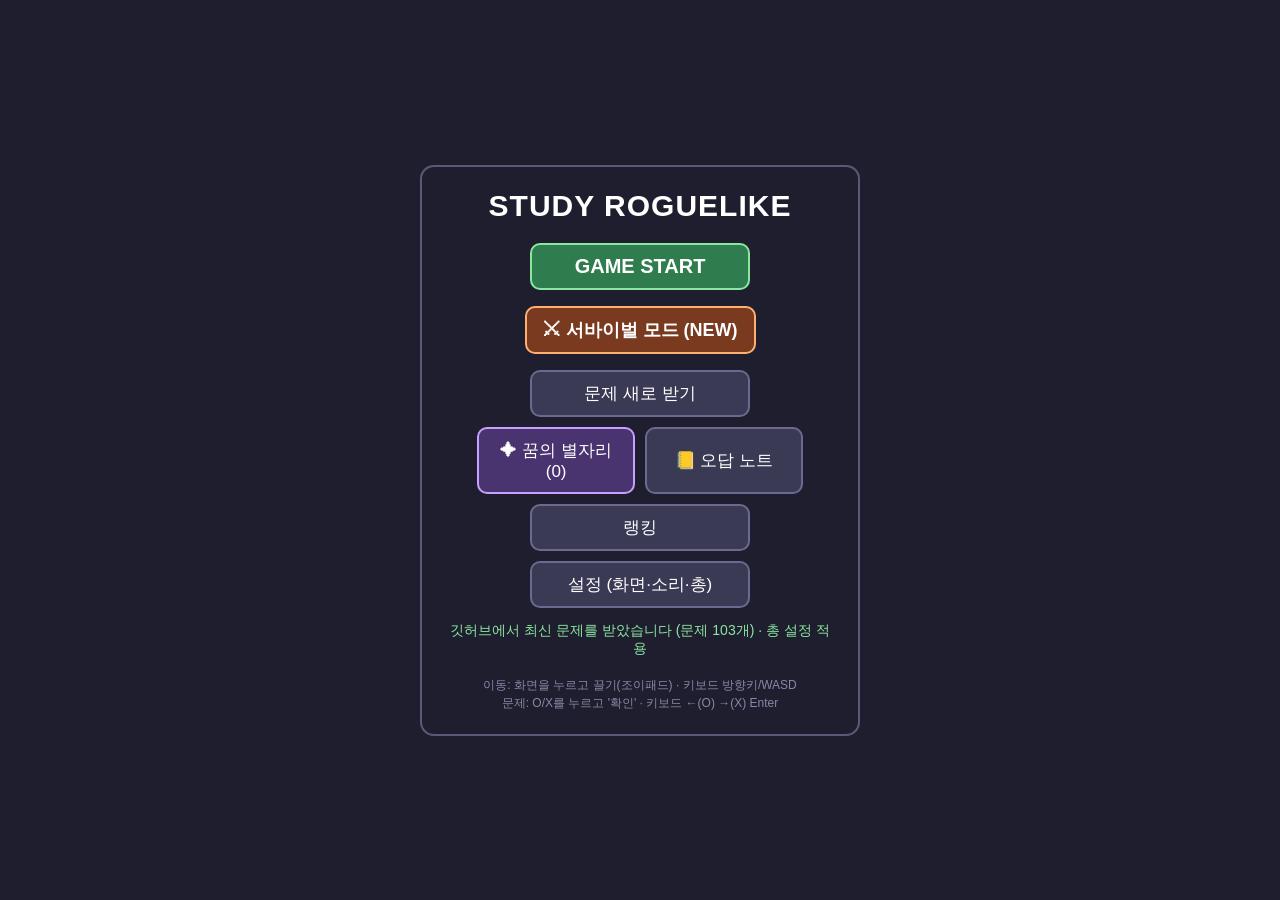
<file: index.html>
<!DOCTYPE html>
<html lang="ko">
<head>
<meta charset="utf-8">
<!-- 파일을 고칠 때마다 아래 ?v= 숫자를 바꾸면, 브라우저가 예전 파일을 쓰지 않고 새로 받는다 -->
<meta name="viewport" content="width=device-width, initial-scale=1, maximum-scale=1, user-scalable=no">
<meta name="theme-color" content="#1e1e2e">
<meta name="mobile-web-app-capable" content="yes">
<meta name="apple-mobile-web-app-capable" content="yes">
<meta name="apple-mobile-web-app-status-bar-style" content="black-translucent">
<meta name="apple-mobile-web-app-title" content="공부 로그라이크">
<link rel="manifest" href="manifest.json">
<link rel="icon" href="icon.png">
<link rel="apple-touch-icon" href="icon.png">
<link rel="stylesheet" href="style.css?v=20261028c">
<title>STUDY ROGUELIKE</title>
</head>
<body>
<script>
// 파일이 빠졌거나 예전 파일이 섞여서 게임이 멈추면, 검은 화면 대신 원인을 화면에 보여준다
(function () {
  var shown = {};
  function report(text) {
    if (shown[text]) return; shown[text] = 1;
    var box = document.getElementById("loadError");
    if (!box) {
      box = document.createElement("div"); box.id = "loadError";
      box.style.cssText = "position:fixed;left:8px;right:8px;top:8px;z-index:99;background:#5a1e28;color:#fff;" +
        "border:2px solid #ff8080;border-radius:10px;padding:10px 14px;font:14px/1.5 sans-serif;white-space:pre-wrap";
      box.textContent = "게임 파일에 문제가 있습니다. js 폴더 안에 파일이 모두 올라갔는지, 예전 파일이 섞이지 않았는지 확인하세요.\n";
      document.body.appendChild(box);
    }
    box.textContent += "\n• " + text;
  }
  window.addEventListener("error", function (e) {
    var t = e.target;
    if (t && t !== window && (t.tagName === "SCRIPT" || t.tagName === "LINK")) report("파일을 찾을 수 없음: " + (t.src || t.href));
    else if (e.message) report(e.message + (e.filename ? "  (" + e.filename.split("/").slice(-2).join("/") + ")" : ""));
  }, true);
})();
</script>
<canvas id="game"></canvas>

<!-- 게임 중 일시정지 버튼 -->
<button id="pauseBtn" class="hidden" aria-label="일시정지">II</button>

<!-- 메인 메뉴 -->
<div id="menu" class="overlay">
  <div class="panel">
    <h1>STUDY ROGUELIKE</h1>
    <button id="btnContinue" class="big cont hidden">▶ 이어하기</button>
    <button id="btnStart" class="big">GAME START</button>
    <p id="startWarn" class="status warn hidden">이어할 판이 있어요. 새로 시작하면 저장된 판은 지워집니다 (한 번 더 누르면 시작)</p>
    <a class="btnlink sv" href="survival.html">⚔ 서바이벌 모드 (NEW)</a>
    <button id="btnSync">문제 새로 받기</button>
    <div class="row menu2">
      <button id="btnStars" class="stars">✦ 꿈의 별자리</button>
      <button id="btnNotes">📒 오답 노트</button>
    </div>
    <button id="btnRanking">랭킹</button>
    <button id="btnSettings">설정 (화면·소리·총)</button>
    <p id="syncStatus" class="status">문제를 불러오는 중...</p>
    <p class="hint">이동: 화면을 누르고 끌기(조이패드) · 키보드 방향키/WASD<br>문제: O/X를 누르고 '확인' · 키보드 ←(O) →(X) Enter</p>
  </div>
</div>

<!-- 랭킹 -->
<div id="ranking" class="overlay hidden">
  <div class="panel wide">
    <h2>🏆 랭킹 (최고 점수)</h2>
    <div class="scroll"><table id="rankTable"></table></div>
    <button class="back">돌아가기</button>
  </div>
</div>

<!-- 총 설정 -->
<div id="settings" class="overlay hidden">
  <div class="panel wide">
    <h2>화면 · 소리 (이 기기만)</h2>
    <div class="row opts">
      <button class="opt" data-opt="quality"></button>
      <button class="opt" data-opt="sfx"></button>
      <button class="opt" data-opt="music"></button>
      <button class="opt" data-opt="shake"></button>
    </div>
    <p class="hint">효과 낮음: 조명·빛 번짐·바닥 자국을 끄고 파티클을 줄여서 휴대폰이 덜 뜨거워집니다.</p>
    <h2>총 성능 (모든 기기 공통)</h2>
    <p id="settingsMsg" class="status"></p>
    <div class="scroll"><table id="gunTable" class="settings"></table></div>
    <p class="hint">값은 PC의 문제 편집기에서 '총 설정'을 바꾸고 '깃허브에 올리기'를 누르면 바뀝니다.<br>
      그다음 메뉴의 '문제 새로 받기'를 누르면 이 기기에도 바로 적용됩니다. (숫자는 모두 %)</p>
    <div class="row"><button class="back">닫기</button></div>
  </div>
</div>

<!-- 판 결과 (게임 오버 / 엔딩) + 랭킹 이름 -->
<div id="nameEntry" class="overlay hidden">
  <div class="panel wide">
    <h2 id="resTitle">게임 오버</h2>
    <p id="resEnding" class="ending hidden"></p>
    <div id="finalScore" class="resstats"></div>
    <div id="resWrongWrap">
      <h3 id="resWrongTitle">이번 판에 틀린 문제</h3>
      <div id="resWrong" class="notes small"></div>
    </div>
    <p>랭킹에 남길 이름을 입력하세요</p>
    <input id="nameInput" maxlength="12" placeholder="Player" autocomplete="off" enterkeyhint="done">
    <div class="row">
      <button id="btnNameSave">저장</button>
      <button id="btnNameSkip">건너뛰기</button>
    </div>
  </div>
</div>

<!-- 꿈의 심연 고르기 -->
<div id="depthSelect" class="overlay hidden">
  <div class="panel">
    <h2>🌙 어디서 시작할까요?</h2>
    <p class="hint">꿈의 심연은 엔딩을 볼 때마다 한 단계씩 열려요. 깊을수록 몬스터가 강하고 꿈가루를 더 많이 줘요.</p>
    <div id="depthList" class="depths"></div>
    <button class="back">돌아가기</button>
  </div>
</div>

<!-- 꿈의 별자리 (별 지도) -->
<div id="stars" class="overlay hidden">
  <div class="panel wide xwide starpanel">
    <div class="starhead"><h2>✦ 꿈의 별자리</h2><span class="status"><b id="dustNow">0</b> 꿈가루</span></div>
    <div id="consTabs" class="constabs"></div>
    <div class="starbody">
      <svg id="starMap" viewBox="0 0 100 100" preserveAspectRatio="xMidYMid meet"></svg>
      <div id="starInfo" class="starinfo"></div>
    </div>
    <p id="starsNote" class="hint"></p>
    <div class="row">
      <button id="btnStarsReset">초기화</button>
      <button class="back">닫기</button>
    </div>
  </div>
</div>

<!-- 수호석 고르기 -->
<div id="stoneSelect" class="overlay hidden">
  <div class="panel wide">
    <h2>🗿 수호석을 고르세요</h2>
    <p class="hint">이번 판에만 적용돼요. 별자리 끝별과 엔딩으로 새 수호석이 열려요.</p>
    <div id="stoneList" class="stones"></div>
    <button class="back">돌아가기</button>
  </div>
</div>

<!-- 오답 노트 -->
<div id="notes" class="overlay hidden">
  <div class="panel wide">
    <h2>📒 오답 노트</h2>
    <p id="notesInfo" class="status"></p>
    <div id="notesList" class="notes scroll"></div>
    <div class="row"><button class="back">닫기</button></div>
  </div>
</div>

<!-- 일시정지 -->
<div id="pause" class="overlay hidden">
  <div class="panel">
    <h2>일시정지</h2>
    <button id="btnResume" class="big">계속하기</button>
    <div class="row opts">
      <button class="opt" data-opt="sfx"></button>
      <button class="opt" data-opt="music"></button>
      <button class="opt" data-opt="quality"></button>
    </div>
    <button id="btnQuit">메인 메뉴로 (마지막으로 깬 방까지 저장됨)</button>
  </div>
</div>

<!-- 이미지 크게 보기 -->
<div id="zoomView" class="hidden">
  <div id="zoomStage"><img id="zoomImg" alt="확대 이미지" draggable="false"></div>
  <button id="zoomClose" aria-label="닫기">✕</button>
  <p id="zoomHint">두 손가락으로 벌려 더 확대 · 두 번 톡 = 확대/원래대로 · ✕ 또는 Esc로 닫기</p>
</div>

<!-- 세로 화면 안내 -->
<div id="rotateHint" class="hidden">휴대폰을 <b>가로</b>로 돌리면 더 크게 보여요</div>

<script src="js/config.js?v=20261028c"></script>
<script src="js/data.js?v=20261028c"></script>
<script src="js/meta.js?v=20261028c"></script>
<script src="js/assets_meta.js?v=20261028c"></script>
<script src="js/world.js?v=20261028c"></script>
<script src="js/combat.js?v=20261028c"></script>
<script src="js/bosses.js?v=20261028c"></script>
<script src="js/skills.js?v=20261028c"></script>
<script src="js/dash.js?v=20261028c"></script>
<script src="js/cards.js?v=20261028c"></script>
<script src="js/rooms.js?v=20261028c"></script>
<script src="js/gfx.js?v=20261028c"></script>
<script src="js/audio.js?v=20261028c"></script>
<script src="js/render.js?v=20261028c"></script>
<script src="js/input.js?v=20261028c"></script>
<script src="js/zoom.js?v=20261028c"></script>
<script src="js/game.js?v=20261028c"></script>
<script src="js/main.js?v=20261028c"></script>
</body>
</html>
</file>
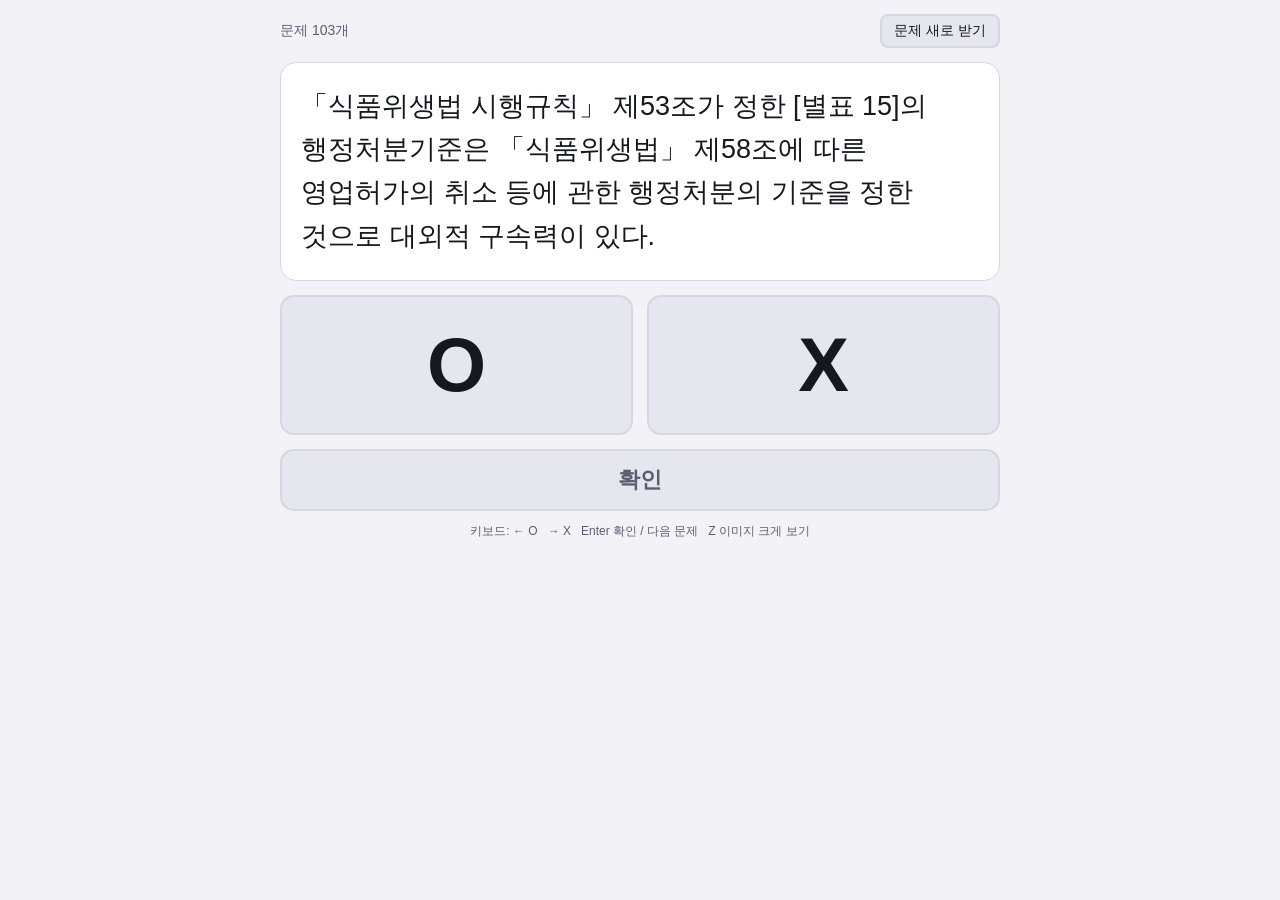
<file: quiz.html>
<!DOCTYPE html>
<html lang="ko">
<head>
<meta charset="utf-8">
<meta name="viewport" content="width=device-width, initial-scale=1, viewport-fit=cover">
<meta name="theme-color" content="#16161f">
<meta name="apple-mobile-web-app-capable" content="yes">
<meta name="mobile-web-app-capable" content="yes">
<meta name="apple-mobile-web-app-title" content="OX 풀기">
<link rel="icon" href="icon.png">
<link rel="apple-touch-icon" href="icon.png">
<title>OX 풀기</title>
<style>
  :root {
    --bg: #16161f; --card: #22222e; --line: #3a3a4c; --text: #f2f2f6; --sub: #a4a4b8;
    --o: #3d9a5c; --x: #c8504f; --pick: #ffd75a; --ok: #6fdc8c; --bad: #ff7b7b; --btn: #343447;
  }
  @media (prefers-color-scheme: light) {
    :root { --bg: #f3f3f7; --card: #ffffff; --line: #d6d6e0; --text: #17171f; --sub: #5d5d70;
            --btn: #e6e6ee; --ok: #1f8a43; --bad: #c62f2f; --pick: #f2b800; }
  }
  * { box-sizing: border-box; }
  html, body { margin: 0; height: 100%; background: var(--bg); color: var(--text);
    font-family: "Pretendard", "Apple SD Gothic Neo", "Malgun Gothic", "Noto Sans KR", sans-serif;
    -webkit-tap-highlight-color: transparent; -webkit-text-size-adjust: 100%; }
  body { display: flex; flex-direction: column; align-items: center;
    padding: max(14px, env(safe-area-inset-top)) 14px max(14px, env(safe-area-inset-bottom)); }
  main { width: 100%; max-width: 720px; display: flex; flex-direction: column; gap: 14px; flex: 1; }

  .top { display: flex; justify-content: space-between; align-items: center; color: var(--sub); font-size: 14px; }
  .top button { font-size: 14px; padding: 6px 12px; min-height: 0; border-radius: 8px; }

  .card { background: var(--card); border: 1px solid var(--line); border-radius: 16px; padding: 22px 20px; }
  #question { font-size: clamp(20px, 5.2vw, 27px); line-height: 1.6; word-break: keep-all; overflow-wrap: anywhere; white-space: pre-wrap; }
  /* 이미지 + 바로 옆 돋보기 버튼 */
  .imgwrap { display: flex; align-items: flex-start; justify-content: center; gap: 8px; margin: 12px 0 0; }
  .imgwrap img { display: block; min-width: 0; max-width: calc(100% - 54px); max-height: 45vh; object-fit: contain;
    border-radius: 8px; background: #fff; cursor: zoom-in; }
  .zoombtn { flex: none; width: 46px; height: 46px; padding: 0; font-size: 22px; border-radius: 12px;
    background: var(--btn); border: 2px solid var(--line); }
  #explain:not(:empty) { margin-top: 12px; }
  #eimgWrap + #explain { margin-top: 14px; }
  /* 이미지 크게 보기 */
  #zoomView { position: fixed; inset: 0; z-index: 20; background: rgba(5, 5, 9, 0.96); touch-action: none; }
  #zoomStage { position: absolute; inset: 0; overflow: hidden; touch-action: none; cursor: grab; }
  #zoomImg { position: absolute; left: 0; top: 0; max-width: none; transform-origin: 0 0; background: #fff;
    border-radius: 4px; user-select: none; -webkit-user-select: none; -webkit-user-drag: none; }
  #zoomClose { position: absolute; top: max(10px, env(safe-area-inset-top)); right: 10px; width: 52px; height: 52px;
    padding: 0; font-size: 24px; border-radius: 12px; background: rgba(40, 40, 60, 0.85); color: #fff; z-index: 2; }
  #zoomHint { position: absolute; left: 0; right: 0; bottom: max(6px, env(safe-area-inset-bottom)); margin: 0;
    text-align: center; color: #9a9ab8; font-size: 12px; pointer-events: none; }

  .choices { display: grid; grid-template-columns: 1fr 1fr; gap: 14px; }
  button { font: inherit; color: var(--text); background: var(--btn); border: 2px solid var(--line);
    border-radius: 14px; cursor: pointer; touch-action: manipulation; user-select: none; -webkit-user-select: none; }
  .choice { height: clamp(96px, 20vh, 140px); font-size: clamp(54px, 14vw, 76px); font-weight: 800; line-height: 1; }
  .choice.sel { border-color: var(--pick); box-shadow: 0 0 0 3px var(--pick) inset; }
  .choice.right { background: var(--o); border-color: var(--o); color: #fff; }
  .choice.wrong { background: var(--x); border-color: var(--x); color: #fff; }
  .choice:disabled { cursor: default; }
  .choice:not(:disabled):active, #action:not(:disabled):active { transform: translateY(2px); }

  #action { min-height: 62px; font-size: 22px; font-weight: 700; background: #2f7d4f; border-color: #2f7d4f; color: #fff; }
  #action:disabled { background: var(--btn); border-color: var(--line); color: var(--sub); }

  #result { font-size: 24px; font-weight: 800; text-align: center; margin: 0 0 10px; }
  #result.ok { color: var(--ok); } #result.bad { color: var(--bad); }
  #explain { font-size: clamp(17px, 4.4vw, 21px); line-height: 1.75; word-break: keep-all; overflow-wrap: anywhere; white-space: pre-wrap; }
  .hidden { display: none !important; }
  #status { text-align: center; color: var(--sub); font-size: 16px; padding: 40px 10px; line-height: 1.7; }
  .keys { text-align: center; color: var(--sub); font-size: 12px; }
  @media (pointer: coarse) { .keys { display: none; } }
</style>
</head>
<body>
<main>
  <div class="top">
    <span id="count"></span>
    <button id="reload" type="button">문제 새로 받기</button>
  </div>

  <div id="status">문제를 불러오는 중...</div>

  <div id="quiz" class="hidden">
    <div class="card" style="margin-bottom:14px">
      <div id="question"></div>
      <div id="qimgWrap" class="imgwrap hidden">
        <img id="qimg" alt="문제 이미지">
        <button class="zoombtn" type="button" data-for="qimg" aria-label="크게 보기">🔍</button>
      </div>
    </div>
    <div class="choices" style="margin-bottom:14px">
      <button id="btnO" class="choice" type="button">O</button>
      <button id="btnX" class="choice" type="button">X</button>
    </div>
    <button id="action" type="button" style="width:100%" disabled>확인</button>
    <div id="explainCard" class="card hidden" style="margin-top:14px">
      <p id="result"></p>
      <div id="eimgWrap" class="imgwrap hidden">
        <img id="eimg" alt="해설 이미지">
        <button class="zoombtn" type="button" data-for="eimg" aria-label="크게 보기">🔍</button>
      </div>
      <div id="explain"></div>
    </div>
    <p class="keys">키보드: ← O &nbsp; → X &nbsp; Enter 확인 / 다음 문제 &nbsp; Z 이미지 크게 보기</p>
  </div>
</main>

<div id="zoomView" class="hidden">
  <div id="zoomStage"><img id="zoomImg" alt="확대 이미지" draggable="false"></div>
  <button id="zoomClose" type="button" aria-label="닫기">✕</button>
  <p id="zoomHint">두 손가락으로 벌려 더 확대 · 두 번 톡 = 확대/원래대로 · ✕로 닫기</p>
</div>

<script>
"use strict";
// 문제는 같은 저장소(GitHub Pages)에서 먼저 찾고, 안 되면 raw 주소에서 받는다.
const RAW_BASE = "https://raw.githubusercontent.com/easycu/study-quiz-data/main/";
const $ = id => document.getElementById(id);

let problems = [];   // {question, correct, explanation, qimg, eimg}
let deck = [];       // 아직 안 나온 문제 순서 (다 돌면 다시 섞음)
let current = null, last = null;
let selected = null, answered = false;

function shuffle(a) {
  for (let i = a.length - 1; i > 0; i--) { const j = Math.floor(Math.random() * (i + 1)); [a[i], a[j]] = [a[j], a[i]]; }
  return a;
}
async function getJSON(url) {
  const ctrl = new AbortController();
  const t = setTimeout(() => ctrl.abort(), 60000);
  try {
    const r = await fetch(url, { cache: "no-cache", signal: ctrl.signal });
    if (!r.ok) throw new Error(r.status);
    return await r.json();
  } finally { clearTimeout(t); }
}
async function loadFrom(base) {
  const index = await getJSON(base + "index.json");
  const names = (index.files || []).map(f => f && f.name).filter(n => /^problems_\d+\.json$/.test(n || ""));
  if (!names.length) throw new Error("문제 파일 목록이 비어 있음");
  const out = [];
  for (let i = 0; i < names.length; i++) {
    $("status").textContent = `문제 받는 중... (${i + 1}/${names.length})`;
    const data = await getJSON(base + names[i]);
    const images = (data && data.images) || {};
    for (const p of (data && data.problems) || []) {
      if (!p || (p.correct !== "O" && p.correct !== "X")) continue;
      out.push({ question: p.question || "", correct: p.correct, explanation: p.explanation || "",
                 qimg: images[p.question_image] || null, eimg: images[p.explanation_image] || null });
    }
  }
  if (!out.length) throw new Error("문제가 0개");
  return out;
}
async function load() {
  $("quiz").classList.add("hidden");
  $("status").classList.remove("hidden");
  $("status").textContent = "문제를 불러오는 중...";
  $("reload").disabled = true;
  const bases = [];
  if (location.protocol.startsWith("http")) bases.push(new URL("./", location.href).href);
  bases.push(RAW_BASE);
  let err = "";
  for (const b of bases) {
    try { problems = await loadFrom(b); err = ""; break; }
    catch (e) { err = e.name === "AbortError" ? "시간 초과" : (e.message || String(e)); }
  }
  $("reload").disabled = false;
  if (err) {
    $("status").innerHTML = "문제를 불러오지 못했습니다.<br>인터넷 연결을 확인하고 '문제 새로 받기'를 눌러주세요.<br><small>(" + err + ")</small>";
    return;
  }
  $("count").textContent = `문제 ${problems.length}개`;
  deck = [];
  $("status").classList.add("hidden");
  $("quiz").classList.remove("hidden");
  next();
}

function setImg(el, src) {
  const wrap = el.parentElement;
  if (src) { el.src = src; wrap.classList.remove("hidden"); }
  else { el.removeAttribute("src"); wrap.classList.add("hidden"); }
}
function next() {
  if (!deck.length) {
    deck = shuffle(problems.slice());
    if (deck.length > 1 && deck[deck.length - 1] === last) deck.unshift(deck.pop()); // 같은 문제 연속 방지
  }
  current = deck.pop(); last = current;
  selected = null; answered = false;
  $("question").textContent = current.question;
  setImg($("qimg"), current.qimg);
  for (const b of [$("btnO"), $("btnX")]) { b.className = "choice"; b.disabled = false; }
  $("explainCard").classList.add("hidden");
  $("action").textContent = "확인";
  $("action").disabled = true;
  window.scrollTo(0, 0);
}
function pick(c) {
  if (answered) return;
  selected = c;
  $("btnO").classList.toggle("sel", c === "O");
  $("btnX").classList.toggle("sel", c === "X");
  $("action").disabled = false;
}
function submit() {
  if (answered || !selected) return;
  answered = true;
  const right = selected === current.correct;
  const bo = $("btnO"), bx = $("btnX");
  for (const b of [bo, bx]) { b.disabled = true; b.classList.remove("sel"); }
  (current.correct === "O" ? bo : bx).classList.add("right");
  if (!right) (selected === "O" ? bo : bx).classList.add("wrong");
  const r = $("result");
  r.textContent = right ? `정답! (${current.correct})` : `오답 — 정답은 ${current.correct}`;
  r.className = right ? "ok" : "bad";
  // 해설: 이미지가 있으면 이미지를 먼저, 그 밑에 추가 설명 글
  $("explain").textContent = current.explanation || (current.eimg ? "" : "(해설 없음)");
  setImg($("eimg"), current.eimg);
  $("explainCard").classList.remove("hidden");
  $("action").textContent = "다음 문제";
  // 실수로 두 번 눌려 해설을 못 보고 넘어가지 않게 잠깐 막는다
  $("action").disabled = true;
  setTimeout(() => { $("action").disabled = false; }, 350);
  $("explainCard").scrollIntoView({ behavior: "smooth", block: "nearest" });
}
function action() { if (answered) next(); else submit(); }

$("btnO").onclick = () => pick("O");
$("btnX").onclick = () => pick("X");
$("action").onclick = action;
$("reload").onclick = load;
// ---------- 이미지 크게 보기 ----------
const clamp = (v, lo, hi) => Math.max(lo, Math.min(hi, v));
const hypot = Math.hypot;
const ZoomView = {
    isOpen: false,
    onClose: null,
    _img: null, _stage: null,
    _fit: 1, _z: 1, _x: 0, _y: 0,          // 화면 맞춤 배율, 추가 확대 배율, 이미지 왼쪽 위 위치(px)
    _ptrs: new Map(), _lastTap: null, _moved: 0,

    init() {
        this._view = document.getElementById("zoomView");
        this._stage = document.getElementById("zoomStage");
        this._img = document.getElementById("zoomImg");
        this._img.style.left = "0px"; this._img.style.top = "0px";
        document.getElementById("zoomClose").addEventListener("click", e => { e.stopPropagation(); this.close(); });
        const st = this._stage;
        st.addEventListener("pointerdown", e => this._down(e));
        st.addEventListener("pointermove", e => this._move(e));
        st.addEventListener("pointerup", e => this._up(e));
        st.addEventListener("pointercancel", e => this._up(e));
        st.addEventListener("wheel", e => {
            e.preventDefault();
            this._zoomAt(e.clientX, e.clientY, this._z * Math.exp(-e.deltaY * 0.0015));
        }, { passive: false });
        ["touchstart", "touchmove", "touchend"].forEach(t =>
            st.addEventListener(t, e => e.preventDefault(), { passive: false }));
        // 열려 있는 동안 키보드는 게임에 넘기지 않는다
        window.addEventListener("keydown", e => {
            if (!this.isOpen) return;
            e.preventDefault(); e.stopImmediatePropagation();
            if (["Escape", "Enter", "NumpadEnter", "Space", "KeyZ"].includes(e.code)) this.close();
        }, true);
        window.addEventListener("resize", () => { if (this.isOpen) this._reset(); });
    },

    open(src, onClose) {
        if (!src) return;
        if (!this._img) this.init();
        this.onClose = onClose || null;
        this.isOpen = true;
        this._view.classList.remove("hidden");
        this._ptrs.clear();
        const img = this._img;
        img.onload = () => this._reset();
        img.src = src;
        if (img.complete && img.naturalWidth) this._reset();
    },
    close() {
        if (!this.isOpen) return;
        this.isOpen = false;
        this._view.classList.add("hidden");
        this._ptrs.clear();
        const cb = this.onClose; this.onClose = null;
        if (cb) cb();
    },

    _reset() {
        const img = this._img, vw = this._stage.clientWidth, vh = this._stage.clientHeight;
        if (!img.naturalWidth) return;
        img.style.width = img.naturalWidth + "px"; img.style.height = img.naturalHeight + "px";
        // 화면에 꽉 차게 (작은 이미지는 최대 4배까지 키움)
        this._fit = Math.min((vw * 0.96) / img.naturalWidth, (vh * 0.86) / img.naturalHeight, 4);
        this._z = 1;
        this._x = (vw - img.naturalWidth * this._fit) / 2;
        this._y = (vh - img.naturalHeight * this._fit) / 2;
        this._apply();
    },
    _apply() {
        const img = this._img, vw = this._stage.clientWidth, vh = this._stage.clientHeight;
        const s = this._fit * this._z, w = img.naturalWidth * s, h = img.naturalHeight * s;
        // 화면보다 작으면 가운데, 크면 빈 곳이 안 생기게 이동 범위 제한
        this._x = w <= vw ? (vw - w) / 2 : clamp(this._x, vw - w, 0);
        this._y = h <= vh ? (vh - h) / 2 : clamp(this._y, vh - h, 0);
        img.style.transform = `translate(${this._x}px, ${this._y}px) scale(${s})`;
    },
    _local(cx, cy) { const r = this._stage.getBoundingClientRect(); return [cx - r.left, cy - r.top]; },
    _zoomAt(cx, cy, newZ) {
        newZ = clamp(newZ, 1, 6);
        const [px, py] = this._local(cx, cy), k = newZ / this._z;
        this._x = px - (px - this._x) * k;
        this._y = py - (py - this._y) * k;
        this._z = newZ;
        this._apply();
    },

    _down(e) {
        e.preventDefault();
        try { this._stage.setPointerCapture(e.pointerId); } catch (_) { /* 무시 */ }
        this._ptrs.set(e.pointerId, { x: e.clientX, y: e.clientY });
        if (this._ptrs.size === 1) this._moved = 0;
    },
    _move(e) {
        const p = this._ptrs.get(e.pointerId);
        if (!p) return;
        e.preventDefault();
        if (this._ptrs.size === 1) {
            this._x += e.clientX - p.x; this._y += e.clientY - p.y;
            this._moved += Math.abs(e.clientX - p.x) + Math.abs(e.clientY - p.y);
            p.x = e.clientX; p.y = e.clientY;
            this._apply();
            return;
        }
        // 두 손가락: 벌린 만큼 확대 + 가운데가 움직인 만큼 이동
        const [a, b] = [...this._ptrs.values()];
        const oldD = hypot(a.x - b.x, a.y - b.y), oldMx = (a.x + b.x) / 2, oldMy = (a.y + b.y) / 2;
        p.x = e.clientX; p.y = e.clientY;
        const [a2, b2] = [...this._ptrs.values()];
        const newD = hypot(a2.x - b2.x, a2.y - b2.y), mx = (a2.x + b2.x) / 2, my = (a2.y + b2.y) / 2;
        this._moved += 100;
        this._x += mx - oldMx; this._y += my - oldMy;
        if (oldD > 0) this._zoomAt(mx, my, this._z * newD / oldD); else this._apply();
    },
    _up(e) {
        if (!this._ptrs.has(e.pointerId)) return;
        this._ptrs.delete(e.pointerId);
        if (this._ptrs.size > 0 || this._moved > 10) return;
        // 두 번 톡: 확대 <-> 원래대로
        const now = performance.now(), last = this._lastTap;
        if (last && now - last.t < 350 && hypot(e.clientX - last.x, e.clientY - last.y) < 40) {
            this._lastTap = null;
            if (this._z > 1.05) { this._z = 1; this._apply(); }
            else this._zoomAt(e.clientX, e.clientY, 2.5);
        } else {
            this._lastTap = { t: now, x: e.clientX, y: e.clientY };
        }
    },
};

for (const id of ["qimg", "eimg"]) $(id).onclick = () => ZoomView.open($(id).src);
document.querySelectorAll(".zoombtn").forEach(b => b.onclick = e => { e.stopPropagation(); ZoomView.open($(b.dataset.for).src); });

document.addEventListener("keydown", e => {
  if (ZoomView.isOpen) return;
  if (!current || $("quiz").classList.contains("hidden")) return;
  if (e.key === "z" || e.key === "Z") {
    const src = answered && current.eimg ? current.eimg : current.qimg;
    if (src) ZoomView.open(src);
    return;
  }
  if (e.key === "ArrowLeft" || e.key === "o" || e.key === "O") pick("O");
  else if (e.key === "ArrowRight" || e.key === "x" || e.key === "X") pick("X");
  else if (e.key === "Enter" || e.key === " ") { e.preventDefault(); if (!$("action").disabled) action(); }
});
load();
</script>
</body>
</html>
</file>
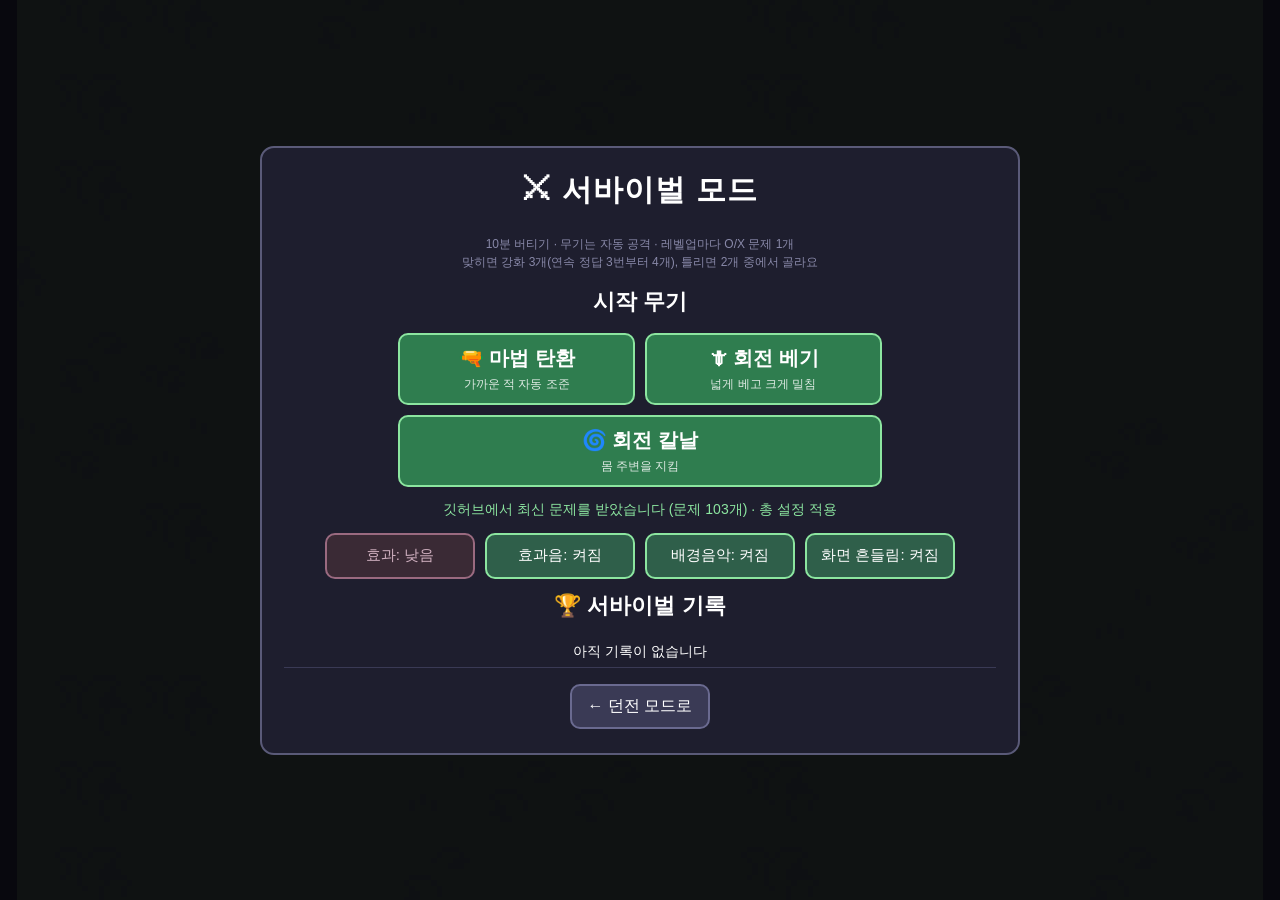
<file: survival.html>
<!DOCTYPE html>
<html lang="ko">
<head>
<meta charset="utf-8">
<!-- 파일을 고칠 때마다 아래 ?v= 숫자를 바꾸면, 브라우저가 예전 파일을 쓰지 않고 새로 받는다 -->
<meta name="viewport" content="width=device-width, initial-scale=1, maximum-scale=1, user-scalable=no">
<meta name="theme-color" content="#1e1e2e">
<meta name="mobile-web-app-capable" content="yes">
<meta name="apple-mobile-web-app-capable" content="yes">
<meta name="apple-mobile-web-app-status-bar-style" content="black-translucent">
<meta name="apple-mobile-web-app-title" content="공부 로그라이크">
<link rel="manifest" href="manifest.json">
<link rel="icon" href="icon.png">
<link rel="apple-touch-icon" href="icon.png">
<link rel="stylesheet" href="style.css?v=20261028c">
<title>서바이벌 · STUDY ROGUELIKE</title>
</head>
<body>
<script>
// 파일이 빠졌거나 예전 파일이 섞여서 게임이 멈추면, 검은 화면 대신 원인을 화면에 보여준다
(function () {
  var shown = {};
  function report(text) {
    if (shown[text]) return; shown[text] = 1;
    var box = document.getElementById("loadError");
    if (!box) {
      box = document.createElement("div"); box.id = "loadError";
      box.style.cssText = "position:fixed;left:8px;right:8px;top:8px;z-index:99;background:#5a1e28;color:#fff;" +
        "border:2px solid #ff8080;border-radius:10px;padding:10px 14px;font:14px/1.5 sans-serif;white-space:pre-wrap";
      box.textContent = "게임 파일에 문제가 있습니다. js 폴더 안에 파일이 모두 올라갔는지, 예전 파일이 섞이지 않았는지 확인하세요.\n";
      document.body.appendChild(box);
    }
    box.textContent += "\n• " + text;
  }
  window.addEventListener("error", function (e) {
    var t = e.target;
    if (t && t !== window && (t.tagName === "SCRIPT" || t.tagName === "LINK")) report("파일을 찾을 수 없음: " + (t.src || t.href));
    else if (e.message) report(e.message + (e.filename ? "  (" + e.filename.split("/").slice(-2).join("/") + ")" : ""));
  }, true);
})();
</script>
<canvas id="game"></canvas>
<button id="pauseBtn" class="hidden" aria-label="일시정지">II</button>

<!-- 시작: 무기 고르기 -->
<div id="svMenu" class="overlay">
  <div class="panel wide">
    <h1>⚔ 서바이벌 모드</h1>
    <p class="hint">10분 버티기 · 무기는 자동 공격 · 레벨업마다 O/X 문제 1개<br>맞히면 강화 3개(연속 정답 3번부터 4개), 틀리면 2개 중에서 골라요</p>
    <h2>시작 무기</h2>
    <div class="row wpns">
      <button class="wpn big" data-w="gun">🔫 마법 탄환<small>가까운 적 자동 조준</small></button>
      <button class="wpn big" data-w="whip">🗡 회전 베기<small>넓게 베고 크게 밀침</small></button>
      <button class="wpn big" data-w="orbit">🌀 회전 칼날<small>몸 주변을 지킴</small></button>
    </div>
    <p id="svStatus" class="status"></p>
    <div class="row opts">
      <button class="opt" data-opt="quality"></button>
      <button class="opt" data-opt="sfx"></button>
      <button class="opt" data-opt="music"></button>
      <button class="opt" data-opt="shake"></button>
    </div>
    <h2>🏆 서바이벌 기록</h2>
    <div class="scroll"><table id="svRecords"></table></div>
    <div class="row"><a class="btnlink" href="index.html">← 던전 모드로</a></div>
  </div>
</div>

<!-- 일시정지 -->
<div id="pause" class="overlay hidden">
  <div class="panel">
    <h2>일시정지</h2>
    <button id="btnResume" class="big">계속하기</button>
    <div class="row opts">
      <button class="opt" data-opt="sfx"></button>
      <button class="opt" data-opt="music"></button>
      <button class="opt" data-opt="quality"></button>
      <button class="opt" data-opt="shake"></button>
    </div>
    <button id="btnQuit">그만하기 (기록 안 함)</button>
  </div>
</div>

<!-- 결과 -->
<div id="svResult" class="overlay hidden">
  <div class="panel wide">
    <h2 id="svResTitle"></h2>
    <div id="svResStats" class="svstats"></div>
    <h2>무기별 피해</h2>
    <div id="svResDmg"></div>
    <div class="row"><button id="btnAgain" class="big">다시 하기</button></div>
  </div>
</div>

<div id="zoomView" class="hidden">
  <div id="zoomStage"><img id="zoomImg" alt="확대 이미지" draggable="false"></div>
  <button id="zoomClose" aria-label="닫기">✕</button>
  <p id="zoomHint">두 손가락으로 벌려 더 확대 · 두 번 톡 = 확대/원래대로 · ✕ 또는 Esc로 닫기</p>
</div>
<div id="rotateHint" class="hidden">휴대폰을 <b>가로</b>로 돌리면 더 크게 보여요</div>

<script src="js/config.js?v=20261028c"></script>
<script src="js/data.js?v=20261028c"></script>
<script src="js/meta.js?v=20261028c"></script>
<script src="js/assets_meta.js?v=20261028c"></script>
<script src="js/world.js?v=20261028c"></script>
<script src="js/combat.js?v=20261028c"></script>
<script src="js/bosses.js?v=20261028c"></script>
<script src="js/skills.js?v=20261028c"></script>
<script src="js/dash.js?v=20261028c"></script>
<script src="js/cards.js?v=20261028c"></script>
<script src="js/rooms.js?v=20261028c"></script>
<script src="js/gfx.js?v=20261028c"></script>
<script src="js/audio.js?v=20261028c"></script>
<script src="js/render.js?v=20261028c"></script>
<script src="js/input.js?v=20261028c"></script>
<script src="js/zoom.js?v=20261028c"></script>
<script src="js/game.js?v=20261028c"></script>
<script src="js/survival.js?v=20261028c"></script>
<script src="js/survival_main.js?v=20261028c"></script>
</body>
</html>
</file>
<file: style.css>
* { box-sizing: border-box; }
html, body {
  margin: 0; padding: 0; width: 100%; height: 100%;
  background: #000; color: #fff; overflow: hidden;
  font-family: "Malgun Gothic", "맑은 고딕", "Apple SD Gothic Neo", "Noto Sans KR", sans-serif;
  -webkit-user-select: none; user-select: none;
  -webkit-touch-callout: none;
  -webkit-tap-highlight-color: transparent;
  overscroll-behavior: none;
}
#game {
  position: fixed; left: 0; top: 0; width: 100vw; height: 100vh; height: 100dvh;
  display: block; touch-action: none;
}
.hidden { display: none !important; }

.overlay {
  position: fixed; inset: 0; display: flex; align-items: center; justify-content: center;
  background: rgba(10, 10, 18, 0.82); z-index: 10; padding: 12px;
  touch-action: manipulation;
}
#menu { background: #1e1e2e; }
.panel {
  background: #1e1e2e; border: 2px solid #5a5a78; border-radius: 14px;
  padding: 18px 22px; width: min(440px, 100%); max-height: 100%;
  display: flex; flex-direction: column; align-items: center; gap: 10px;
  overflow-y: auto; touch-action: pan-y;
}
.panel.wide { width: min(760px, 100%); }
h1 { margin: 4px 0 10px; font-size: 30px; letter-spacing: 1px; text-align: center; }
h2 { margin: 2px 0 6px; font-size: 22px; }
button {
  font: inherit; font-size: 17px; color: #fff; background: #3a3a55;
  border: 2px solid #6a6a90; border-radius: 10px; padding: 10px 18px;
  min-width: 220px; min-height: 46px; cursor: pointer; touch-action: manipulation;
}
button:hover { background: #4a4a6a; }
button:active { background: #5a5a80; transform: translateY(1px); }
button:disabled { opacity: 0.5; cursor: default; }
button.big { background: #2f7d4f; border-color: #8ce6a0; font-weight: bold; font-size: 20px; }
.row { display: flex; gap: 10px; flex-wrap: wrap; justify-content: center; }
.row button { min-width: 120px; }
.status { color: #aaaacc; font-size: 14px; text-align: center; margin: 4px 0; min-height: 1.2em; }
.status.ok { color: #8ce6a0; } .status.warn { color: #ffcc66; } .status.err { color: #ff8080; }
.hint { color: #8888a8; font-size: 12px; text-align: center; margin: 4px 0; line-height: 1.5; }
.scroll { width: 100%; overflow: auto; max-height: 55vh; -webkit-overflow-scrolling: touch; touch-action: pan-x pan-y; }
table { border-collapse: collapse; width: 100%; font-size: 14px; }
th, td { padding: 6px 6px; border-bottom: 1px solid #3a3a55; text-align: center; white-space: nowrap; }
th { color: #c8c8e0; background: #26263a; position: sticky; top: 0; }
td.name { text-align: left; }
table.settings td.desc { text-align: left; color: #9a9ab8; font-size: 12px; white-space: normal; min-width: 120px; }
table.settings input { width: 56px; }
input {
  font: inherit; font-size: 17px; color: #fff; background: #2a2a3d; border: 2px solid #5a5a78;
  border-radius: 8px; padding: 8px 10px; text-align: center; -webkit-user-select: text; user-select: text;
  touch-action: manipulation;
}
#nameInput { width: 220px; }
input.bad { border-color: #ff6060; background: #4a2030; }

#pauseBtn {
  position: fixed; z-index: 5; min-width: 0; min-height: 0; padding: 0;
  width: 44px; height: 44px; border-radius: 10px; font-size: 16px; font-weight: bold;
  background: rgba(40, 40, 60, 0.7); border: 2px solid rgba(160, 160, 200, 0.7);
}
#rotateHint {
  position: fixed; z-index: 6; left: 50%; top: 8px; transform: translateX(-50%);
  background: rgba(30, 30, 46, 0.92); border: 1px solid #6a6a90; border-radius: 10px;
  padding: 8px 14px; font-size: 14px; pointer-events: none; white-space: nowrap;
}

/* ---- 이미지 크게 보기 ---- */
#zoomView { position: fixed; inset: 0; z-index: 20; background: rgba(5, 5, 9, 0.96); touch-action: none; }
#zoomStage { position: absolute; inset: 0; overflow: hidden; touch-action: none; cursor: grab; }
#zoomImg { position: absolute; left: 50%; top: 50%; max-width: none; transform-origin: 0 0;
  user-select: none; -webkit-user-select: none; -webkit-user-drag: none; background: #fff; border-radius: 4px; }
#zoomClose { position: absolute; top: 10px; right: 10px; min-width: 0; min-height: 0; width: 52px; height: 52px;
  padding: 0; font-size: 24px; border-radius: 12px; background: rgba(40, 40, 60, 0.85); z-index: 2; }
#zoomHint { position: absolute; left: 0; right: 0; bottom: 6px; margin: 0; text-align: center; color: #9a9ab8;
  font-size: 12px; pointer-events: none; }

/* ---- 화면·소리 설정 버튼 ---- */
.opts button.opt { min-width: 150px; font-size: 15px; padding: 8px 12px; }
.opts button.opt.on { background: #2f5f4a; border-color: #8ce6a0; }
.opts button.opt.off { background: #3a2a35; border-color: #9a6a80; color: #d0b0c0; }

/* ---- 서바이벌 모드 ---- */
a.btnlink { display: block; text-align: center; padding: 10px 16px; margin: 6px 0; border-radius: 10px; border: 2px solid #6a6a90;
  background: #3a3a55; color: #fff; text-decoration: none; font-size: 16px; }
a.btnlink.sv { background: #7a3a20; border-color: #ffb070; font-weight: bold; font-size: 18px; }
.row.wpns button { flex: 1 1 180px; display: flex; flex-direction: column; gap: 4px; align-items: center; }
.row.wpns small { font-size: 12px; font-weight: normal; opacity: 0.85; }
.svstats { text-align: center; line-height: 1.9; }
.svstats .big { font-size: 30px; font-weight: bold; color: #ffe08a; }
.svstats .new { font-size: 14px; color: #8ce6a0; margin-left: 6px; }
.dmgrow { display: grid; grid-template-columns: 110px 1fr 70px; gap: 8px; align-items: center; margin: 4px 0; font-size: 14px; }
.dmgrow i { display: block; height: 12px; border-radius: 6px; }
.dmgrow b { text-align: right; }
#svResDmg { width: min(520px, 100%); margin: 0 auto 10px; }
.svstats { width: 100%; }

/* ---- 던전: 이어하기 / 별자리 / 오답 노트 / 결과 ---- */
button.cont { background: #2b5f8f; border-color: #8cc8ff; }
.row.menu2 button { flex: 1 1 140px; }
button.stars { background: #4a3470; border-color: #c8a0ff; }
.panel.xwide { width: min(980px, 100%); }
.cons { display: flex; gap: 10px; width: 100%; overflow-x: auto; }
.con { flex: 1 1 0; min-width: 210px; border: 2px solid var(--c); border-radius: 12px; padding: 8px; background: rgba(255,255,255,0.03); }
.con h3 { margin: 2px 0 8px; color: var(--c); text-align: center; font-size: 16px; }
.node { position: relative; display: grid; grid-template-columns: 1fr auto; grid-template-areas: "st btn" "nm btn" "ef ef"; gap: 2px 8px;
  padding: 7px 8px; margin-bottom: 8px; border-radius: 10px; background: #23233a; border: 1px solid #44445e; }
.node::before { content: ""; position: absolute; left: 50%; top: -9px; width: 2px; height: 9px; background: var(--c); opacity: 0.5; }
.node:first-of-type::before { display: none; }
.node.lit { border-color: var(--c); box-shadow: 0 0 10px -2px var(--c); }
.node.locked { opacity: 0.5; }
.node .st { grid-area: st; color: var(--c); letter-spacing: 1px; font-size: 13px; }
.node b { grid-area: nm; font-size: 15px; }
.node small { grid-area: ef; color: #b8b8d0; font-size: 12px; line-height: 1.35; }
.node button { grid-area: btn; min-width: 70px; padding: 6px 8px; font-size: 14px; margin: 0; }
.depths { display: flex; flex-direction: column; gap: 8px; width: 100%; }
.depths button { display: flex; flex-direction: column; align-items: center; gap: 3px; }
.depths small { font-size: 12px; font-weight: normal; opacity: 0.85; }
.notes { width: 100%; text-align: left; }
.notes.scroll { max-height: 56vh; overflow-y: auto; }
.notes.small { max-height: 26vh; overflow-y: auto; }
.notes .date { color: #ffd27a; font-weight: bold; margin: 10px 0 4px; font-size: 14px; }
.note { background: #23233a; border: 1px solid #44445e; border-radius: 10px; padding: 8px 10px; margin-bottom: 8px; }
.note.ok { border-color: #8ce6a0; } .note.bad { border-color: #ff8080; }
.note .q { font-size: 14px; line-height: 1.5; white-space: pre-wrap; }
.note img { max-width: 100%; max-height: 220px; display: block; margin: 6px 0; border-radius: 6px; background: #fff; }
.note .meta { color: #9a9ab8; font-size: 12px; margin-top: 2px; }
.note .a, .note .ans { font-size: 13px; color: #c8e6ff; margin-top: 4px; line-height: 1.5; }
.note .exp { color: #d8d8e8; margin-top: 3px; white-space: pre-wrap; }
.note .tries { display: flex; gap: 6px; margin-top: 6px; flex-wrap: wrap; }
.note .tries button { padding: 4px 12px; font-size: 14px; margin: 0; }
.note .tries button.ox { min-width: 44px; font-weight: bold; }
.resstats { display: grid; grid-template-columns: repeat(auto-fill, minmax(150px, 1fr)); gap: 6px; width: 100%; margin: 6px 0; }
.resstats div { background: #23233a; border-radius: 8px; padding: 6px 8px; display: flex; flex-direction: column; font-size: 13px; }
.resstats span { color: #9a9ab8; font-size: 12px; } .resstats b { font-size: 15px; }
.resstats .wide2 { grid-column: 1 / -1; }
.ending { text-align: center; color: #e6d2ff; line-height: 1.6; }
#resWrongWrap { width: 100%; }
.note .tries button { width: auto; min-width: 0; flex: 0 0 auto; }
/* 가로 휴대폰처럼 화면이 낮으면 메뉴를 두 줄(2열)로 */
@media (max-height: 560px) {
  #menu .panel { width: min(760px, 100%); display: grid; grid-template-columns: 1fr 1fr; gap: 8px 10px; padding: 12px 16px; }
  #menu .panel > h1, #menu .panel > .status, #menu .panel > .hint, #menu .panel > #startWarn { grid-column: 1 / -1; margin: 2px 0; }
  #menu .panel > h1 { font-size: 24px; }
  #menu .panel > .menu2 { display: contents; }
  #menu button, #menu a.btnlink { min-width: 0; width: 100%; min-height: 42px; margin: 0; padding: 8px 10px; font-size: 16px; }
  #menu button.big { font-size: 18px; }
  #menu .hint { display: none; }
}
.cons, .notes, .resstats, #resWrongWrap, .depths { flex-shrink: 0; }
@media (max-height: 560px), (max-width: 760px) {
  .con { min-width: 0; padding: 6px; }
  .con h3 { font-size: 14px; margin-bottom: 6px; }
  .node { padding: 5px 6px; gap: 1px 6px; }
  .node b { font-size: 13px; }
  .node small { font-size: 11px; }
  .node .st { font-size: 11px; }
  .node button { min-width: 52px; min-height: 34px; padding: 4px 6px; font-size: 13px; }
  .panel { padding: 12px 14px; }
}
/* ---- 별 지도 ---- */
.starpanel { gap: 8px; }
.starhead { display: flex; align-items: baseline; gap: 14px; justify-content: center; width: 100%; }
.starhead h2 { margin: 0; }
.constabs { display: flex; gap: 6px; width: 100%; overflow-x: auto; flex-shrink: 0; padding-bottom: 2px; }
.constabs .ctab { min-width: 0; flex: 1 0 auto; padding: 6px 10px; min-height: 0; font-size: 14px; display: flex; flex-direction: column; align-items: center; gap: 1px;
  border-color: var(--c); background: #22223a; margin: 0; }
.constabs .ctab small { font-size: 11px; opacity: 0.8; }
.constabs .ctab.on { background: var(--c); color: #111; font-weight: bold; }
.starbody { display: flex; gap: 12px; width: 100%; align-items: stretch; flex-shrink: 0; }
#starMap { flex: 1 1 60%; width: 100%; max-height: 52vh; min-height: 260px; border-radius: 10px; font-family: inherit; }
#starMap text { font-family: "Malgun Gothic", "Apple SD Gothic Neo", "Noto Sans KR", sans-serif; pointer-events: none; }
.starinfo { flex: 1 1 40%; min-width: 180px; background: #23233a; border-radius: 10px; padding: 10px 12px; text-align: left; font-size: 14px; line-height: 1.5; }
.starinfo h3 { margin: 2px 0 4px; }
.starinfo .lv { color: #ffd27a; letter-spacing: 1px; }
.starinfo button { min-width: 0; width: 100%; margin-top: 6px; }
.stones { display: grid; grid-template-columns: repeat(auto-fill, minmax(200px, 1fr)); gap: 8px; width: 100%; flex-shrink: 0; }
.stones .stone { display: flex; flex-direction: column; align-items: center; gap: 2px; min-width: 0; border-color: var(--c); background: #23233a; padding: 10px; }
.stones .stone .si { font-size: 26px; }
.stones .stone small { font-size: 12px; opacity: 0.9; line-height: 1.4; }
.stones .stone.cur { box-shadow: 0 0 12px -2px var(--c); }
.stones .stone.locked { opacity: 0.45; }
@media (max-height: 560px), (max-width: 760px) {
  .starbody { flex-direction: row; }
  #starMap { max-height: 58vh; min-height: 200px; }
  .starinfo { font-size: 12px; min-width: 150px; }
  .stones { grid-template-columns: repeat(3, 1fr); }
  .stones .stone { padding: 6px; }
}
@media (max-height: 560px) {
  .starhead h2 { font-size: 18px; }
  .constabs .ctab { padding: 3px 6px; font-size: 12px; }
  #starMap { max-height: 46vh; min-height: 170px; }
  .starinfo { padding: 6px 8px; }
  .starinfo h3 { font-size: 14px; }
}
</file>
